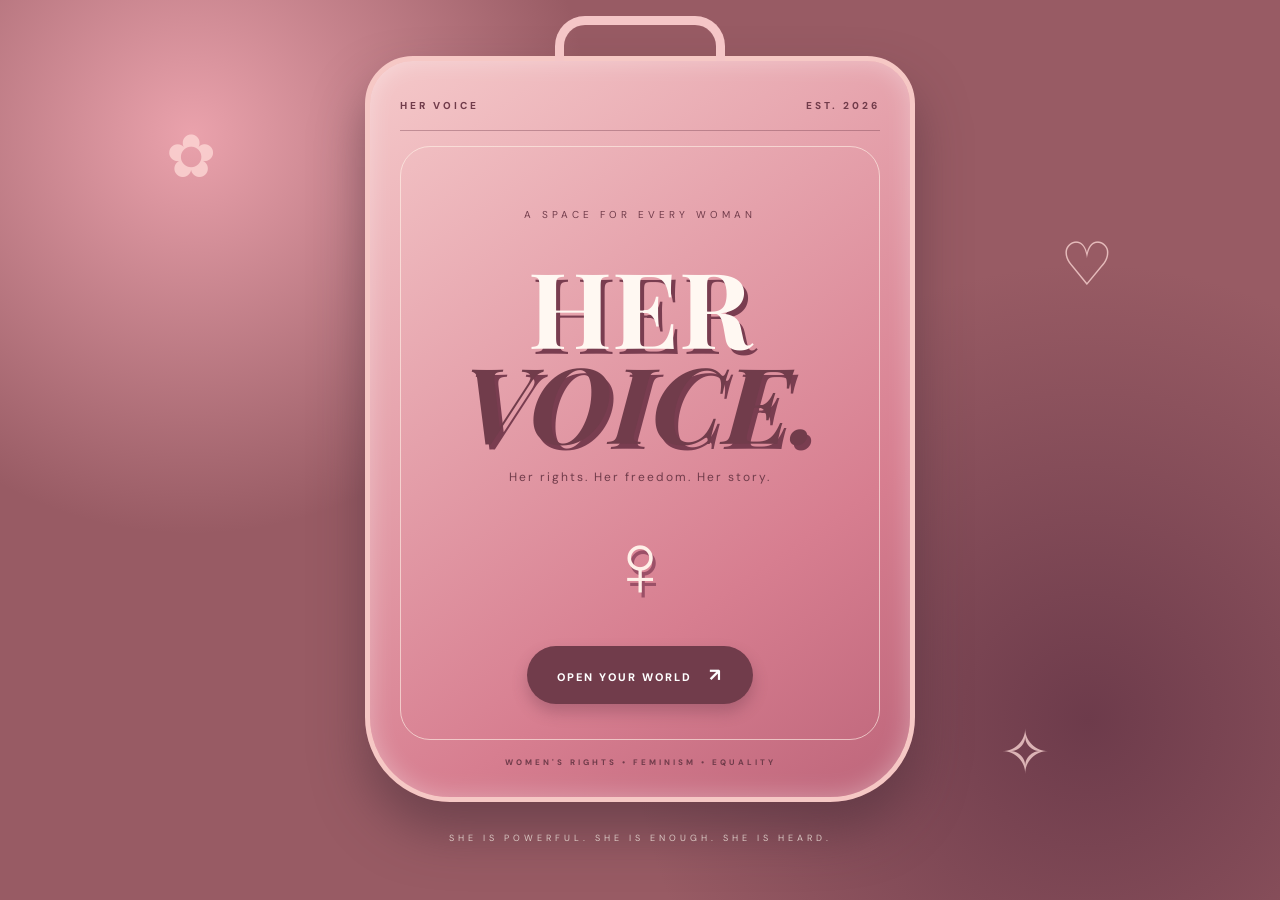
<file: index.html>
<!DOCTYPE html>
<html lang="en">
<head>
  <meta charset="UTF-8">
  <meta name="viewport" content="width=device-width, initial-scale=1.0">
  <title>HER VOICE | Women's Rights & Feminism</title>
  <link rel="stylesheet" href="style.css">
  <link rel="preconnect" href="https://fonts.googleapis.com">
  <link rel="preconnect" href="https://fonts.gstatic.com" crossorigin>
  <link href="https://fonts.googleapis.com/css2?family=DM+Sans:wght@400;500;600;700;800&family=Playfair+Display:wght@500;600;700;800&display=swap" rel="stylesheet">
</head>

<body>

  <!-- PAGE 1: MAKEUP POUCH COVER -->

  <section id="coverScreen" class="screen cover-screen">
    <div class="cover-decoration decoration-one">✿</div>
    <div class="cover-decoration decoration-two">♡</div>
    <div class="cover-decoration decoration-three">✧</div>

    <div class="pouch">
      <div class="pouch-handle"></div>
      <div class="pouch-top">
        <span>HER VOICE</span>
        <span>EST. 2026</span>
      </div>

      <div class="pouch-content">
        <span class="cover-small">A SPACE FOR EVERY WOMAN</span>
        <h1>HER<br><i>VOICE.</i></h1>
        <p>Her rights. Her freedom. Her story.</p>
        <div class="cover-symbol">♀</div>

        <button id="openButton" class="open-button">
          OPEN YOUR WORLD <span>↗</span>
        </button>
      </div>

      <div class="pouch-bottom">
        <span>WOMEN'S RIGHTS • FEMINISM • EQUALITY</span>
      </div>
    </div>

    <p class="cover-footer">SHE IS POWERFUL. SHE IS ENOUGH. SHE IS HEARD.</p>
  </section>


  <!-- PAGE 2: ARCHIVE FILES -->

  <section id="archiveScreen" class="screen archive-screen" hidden>

    <header class="archive-header">
      <div>
        <span class="eyebrow">HER VOICE / PRIVATE COLLECTION</span>
        <h1>THE <i>FILES.</i></h1>
        <p>A collection of stories, rights, voices, and movements.</p>
      </div>

      <button id="backCover" class="back-button">← BACK</button>
    </header>

    <div class="archive-label">
      <span>ARCHIVE COLLECTION</span>
      <span>06 DOCUMENTS / 2026</span>
    </div>

    <div class="folder-stack">

      <button class="folder folder-one" data-file="movement">
        <span class="folder-code">CODE_001 // ARCHIVE</span>
        <strong>THE MOVEMENT</strong>
        <span class="folder-description">Understanding feminism</span>
        <span class="folder-open">↗</span>
      </button>

      <button class="folder folder-two" data-file="rights">
        <span class="folder-code">CODE_002 // RIGHTS</span>
        <strong>HER RIGHTS</strong>
        <span class="folder-description">Equality and freedom</span>
        <span class="folder-open">↗</span>
      </button>

      <button class="folder folder-three" data-file="history">
        <span class="folder-code">CODE_003 // HISTORY</span>
        <strong>THE HISTORY</strong>
        <span class="folder-description">A journey through time</span>
        <span class="folder-open">↗</span>
      </button>

      <button class="folder folder-four" data-file="voices">
        <span class="folder-code">CODE_004 // SIGNAL</span>
        <strong>HER VOICES</strong>
        <span class="folder-description">Women who changed the world</span>
        <span class="folder-open">↗</span>
      </button>

      <button class="folder folder-five" data-file="action">
        <span class="folder-code">CODE_005 // AFTER WORK</span>
        <strong>THE REVOLUTION</strong>
        <span class="folder-description">Be part of the change</span>
        <span class="folder-open">↗</span>
      </button>

      <button class="folder folder-six" data-file="help">
        <span class="folder-code">CODE_006 // SUPPORT</span>
        <strong>FOR HER — THE HELP</strong>
        <span class="folder-description">A safe space and helping hand</span>
        <span class="folder-open">♡</span>
      </button>

    </div>

    <footer class="archive-footer">
      <span>HER VOICE / ARCHIVE SYSTEM</span>
      <span>EVERY STORY DESERVES TO BE HEARD.</span>
    </footer>

  </section>


  <!-- PAGE 3: INDIVIDUAL DASHBOARD -->

  <section id="dashboardScreen" class="screen dashboard-screen" hidden>

    <!-- TOP BAR -->

    <header class="dashboard-header">

      <div class="search-bar">
        <span>⌕</span>
        <input type="text" id="searchInput" placeholder="Search this collection...">
      </div>

      <button class="logo-button" id="dashboardLogo">♀</button>

    </header>


    <!-- HERO PANEL -->

    <main>

      <section class="hero-panel">

        <div class="hero-main">
          <span class="eyebrow">HER VOICE / WOMEN'S RIGHTS COLLECTION</span>

          <h1 id="dashboardTitle">THE MOVEMENT</h1>

          <p id="dashboardSubtitle">HER STORY. HER POWER.</p>

          <div class="hero-symbol" id="heroSymbol">♀</div>
        </div>

        <div class="hero-info">
          <span class="info-label">FEATURED DOCUMENT / 001</span>
          <h2 id="heroInfoTitle">WHAT IS FEMINISM?</h2>
          <p id="heroInfoText"></p>

          <div class="hero-actions">
            <button id="readButton" class="soft-button">
              READ MORE ↗
            </button>

            <button id="exploreButton" class="soft-button">
              EXPLORE FILES →
            </button>

            <button id="weLoveYouButton" class="soft-button" hidden>
              WE LOVE YOU ♡
            </button>
          </div>
        </div>

      </section>


      <!-- NAVIGATION -->

      <nav class="dashboard-nav">

        <button data-section="overview" title="Home">⌂</button>
        <button data-section="topics" title="Collections">▦</button>
        <button data-section="about" title="About">✿</button>
        <button data-section="action" title="Support">♡</button>

      </nav>


      <!-- INFORMATION PANEL -->

      <section class="information-panel">

        <div class="section-heading">
          <span id="informationLabel">THE MOVEMENT / INFORMATION</span>
          <span>✧</span>
        </div>

        <div class="information-grid">

          <article class="information-card">
            <span class="mini-label">01 / OVERVIEW</span>
            <p id="infoLeft"></p>
            <button id="readButtonTwo" class="text-button">
              DISCOVER MORE ↗
            </button>
          </article>

          <article class="information-card second-card">
            <span class="mini-label">02 / PERSPECTIVE</span>
            <p id="infoRight"></p>
            <button id="scrollButton" class="text-button">
              EXPLORE BELOW ↓
            </button>
          </article>

        </div>

      </section>


      <!-- COLLECTION CARDS -->

      <section class="collection-panel" id="collectionPanel">

        <div class="collection-heading">
          <div>
            <span class="eyebrow">EXPLORE THE COLLECTION</span>
            <h2>DISCOVER <i>MORE.</i></h2>
          </div>

          <span class="collection-count">CLICK A FILE ↗</span>
        </div>

        <div class="collection-grid" id="collectionGrid"></div>

      </section>


      <!-- SELECTED INFORMATION -->

      <section class="selected-detail" id="selectedDetail" hidden>

        <div class="detail-top">
          <span>DOCUMENT / FULL DETAILS</span>
          <button id="closeDetail">✕</button>
        </div>

        <h2 id="detailTitle"></h2>
        <p id="detailText"></p>

      </section>


      <!-- FOOTER -->

      <footer class="dashboard-footer">
        <h2>HER VOICE.</h2>
        <p>Her story matters. Her rights matter. Her voice matters.</p>
        <span>MADE WITH PURPOSE ♡</span>
      </footer>

    </main>

    <button id="backArchive" class="floating-back">
      ← BACK TO FILES
    </button>

  </section>


  <script src="script.js"></script>

</body>
</html>
</file>
<file: style.css>
/* ==================================
   HER VOICE — COMPLETE WEBSITE CSS
================================== */

:root {
  --background: #985b64;
  --pink: #df8796;
  --light-pink: #f4c4c7;
  --blush: #f8d9d2;
  --cream: #fff0e7;
  --burgundy: #713c4b;
  --dark: #492b38;
  --white: #fff8f2;
}

* {
  margin: 0;
  padding: 0;
  box-sizing: border-box;
}

html {
  scroll-behavior: smooth;
}

body {
  font-family: 'DM Sans', sans-serif;
  background: var(--background);
  color: var(--dark);
}

button,
input {
  font: inherit;
}

button {
  cursor: pointer;
  border: none;
}

button:focus-visible,
input:focus-visible {
  outline: 3px solid var(--burgundy);
  outline-offset: 4px;
}

[hidden] {
  display: none !important;
}

.screen {
  min-height: 100vh;
  animation: pageAppear .65s ease;
}

@keyframes pageAppear {
  from {
    opacity: 0;
    transform: translateY(12px);
  }
  to {
    opacity: 1;
    transform: translateY(0);
  }
}


/* ==================================
   PAGE 1 — MAKEUP POUCH
================================== */

.cover-screen {
  min-height: 100vh;
  padding: 55px 20px;
  display: flex;
  flex-direction: column;
  align-items: center;
  justify-content: center;
  position: relative;
  overflow: hidden;
  background:
    radial-gradient(circle at 15% 15%, #eaa2ac 0, transparent 30%),
    radial-gradient(circle at 85% 80%, #6d3b4b 0, transparent 35%),
    var(--background);
}

.pouch {
  width: min(550px, 94vw);
  min-height: 620px;
  position: relative;
  background: linear-gradient(145deg, #f5c9ca, #d77e90 70%, #bd657a);
  border: 5px solid #f6c8c5;
  border-radius: 48px 48px 85px 85px;
  box-shadow:
    0 30px 50px #482b3780,
    inset 0 0 25px #ffffff55;
  padding: 30px;
}

.pouch-handle {
  width: 170px;
  height: 45px;
  border: 9px solid #f5c6c7;
  border-bottom: none;
  border-radius: 30px 30px 0 0;
  position: absolute;
  top: -45px;
  left: 50%;
  transform: translateX(-50%);
}

.pouch-top,
.pouch-bottom {
  display: flex;
  justify-content: space-between;
  align-items: center;
  color: var(--burgundy);
  font-size: 10px;
  font-weight: 800;
  letter-spacing: 3px;
}

.pouch-top {
  padding: 8px 0 18px;
  border-bottom: 1px solid #713c4b60;
}

.pouch-content {
  min-height: 490px;
  border: 1px solid #fff2e8a0;
  border-radius: 30px;
  margin-top: 15px;
  padding: 55px 25px 35px;
  text-align: center;
  position: relative;
  overflow: hidden;
}

.cover-small {
  color: var(--burgundy);
  font-size: 10px;
  letter-spacing: 4px;
}

.pouch-content h1 {
  font-family: 'Playfair Display', serif;
  font-size: clamp(65px, 14vw, 105px);
  line-height: .9;
  color: var(--white);
  text-shadow: 4px 5px 0 #793d50;
  margin-top: 35px;
}

.pouch-content h1 i {
  color: var(--burgundy);
}

.pouch-content p {
  color: var(--burgundy);
  letter-spacing: 2px;
  font-size: 12px;
  margin-top: 22px;
}

.cover-symbol {
  font-size: 90px;
  color: #fff0e8;
  margin: 22px 0;
  text-shadow: 3px 5px 0 #9b5067;
}

.open-button {
  background: var(--burgundy);
  color: white;
  padding: 17px 30px;
  border-radius: 30px;
  letter-spacing: 2px;
  font-size: 11px;
  font-weight: 800;
  box-shadow: 0 8px 15px #66374855;
  transition: .3s;
}

.open-button:hover {
  transform: translateY(-5px);
  background: #542d3b;
}

.open-button span {
  margin-left: 12px;
  font-size: 18px;
}

.pouch-bottom {
  justify-content: center;
  margin-top: 17px;
  font-size: 8px;
}

.cover-decoration {
  position: absolute;
  color: #ffdbd8;
  font-size: 60px;
  opacity: .75;
  animation: float 4s ease-in-out infinite;
}

.decoration-one {
  top: 13%;
  left: 13%;
}

.decoration-two {
  right: 13%;
  top: 25%;
}

.decoration-three {
  bottom: 12%;
  right: 18%;
}

@keyframes float {
  0%, 100% { transform: translateY(0) rotate(0); }
  50% { transform: translateY(-15px) rotate(12deg); }
}

.cover-footer {
  color: var(--cream);
  font-size: 9px;
  letter-spacing: 4px;
  margin-top: 30px;
  text-align: center;
}


/* ==================================
   PAGE 2 — ARCHIVE
================================== */

.archive-screen {
  padding: 55px 5%;
  background:
    radial-gradient(circle at top right, #e8a2ac55, transparent 35%),
    var(--background);
  color: var(--cream);
  overflow: hidden;
}

.archive-header {
  max-width: 1100px;
  margin: auto;
  display: flex;
  justify-content: space-between;
  align-items: center;
  gap: 20px;
}

.eyebrow {
  display: block;
  font-size: 9px;
  font-weight: 800;
  letter-spacing: 3px;
  color: #ffe0dc;
}

.archive-header h1 {
  font-family: 'Playfair Display', serif;
  font-size: clamp(50px, 9vw, 85px);
  line-height: 1.1;
  margin-top: 12px;
}

.archive-header h1 i {
  color: #f5c4c5;
}

.archive-header p {
  font-size: 12px;
  color: #ffe6e2;
  margin-top: 12px;
}

.back-button {
  padding: 13px 22px;
  border: 1px solid #f8d9d2;
  background: transparent;
  color: white;
  border-radius: 30px;
  font-size: 10px;
  letter-spacing: 2px;
  transition: .3s;
}

.back-button:hover {
  background: var(--cream);
  color: var(--burgundy);
}

.archive-label {
  max-width: 1100px;
  margin: 75px auto 20px;
  display: flex;
  justify-content: space-between;
  border-bottom: 1px solid #f7d5ce80;
  padding-bottom: 12px;
  font-size: 9px;
  letter-spacing: 3px;
}

.folder-stack {
  position: relative;
  max-width: 1050px;
  height: 540px;
  margin: 0 auto;
  perspective: 1000px;
}

.folder {
  position: absolute;
  top: 0;
  height: 480px;
  width: 21%;
  border: 2px solid #f6c6c7;
  border-radius: 8px 8px 14px 14px;
  box-shadow: 8px 12px 18px #512c3960;
  text-align: left;
  padding: 22px 15px;
  transform-origin: bottom center;
  transition: .4s ease;
  overflow: hidden;
}

.folder::before {
  content: "";
  position: absolute;
  top: -1px;
  left: 0;
  width: 75%;
  height: 42px;
  border-radius: 0 0 12px 0;
  background: #ffffff25;
}

.folder:hover {
  transform: translateY(-35px) rotate(0deg);
  z-index: 10;
  box-shadow: 10px 25px 30px #512c3970;
}

.folder-code {
  display: block;
  position: relative;
  writing-mode: vertical-rl;
  font-size: 9px;
  font-weight: 800;
  letter-spacing: 2px;
  margin: 15px auto;
}

.folder strong {
  display: block;
  position: relative;
  writing-mode: vertical-rl;
  font-family: 'Playfair Display', serif;
  font-size: clamp(17px, 2.3vw, 27px);
  margin: 15px auto;
}

.folder-description {
  display: none;
}

.folder-open {
  position: absolute;
  bottom: 15px;
  right: 13px;
  font-size: 25px;
}

.folder-one {
  left: 0;
  background: #d98291;
  color: #fff1e9;
  z-index: 6;
  transform: rotate(-2deg);
}

.folder-two {
  left: 16%;
  background: #f3c1c3;
  color: #713c4b;
  z-index: 5;
  transform: rotate(1deg);
}

.folder-three {
  left: 32%;
  background: #b96d7c;
  color: #fff0e8;
  z-index: 4;
  transform: rotate(-1deg);
}

.folder-four {
  left: 48%;
  background: #693b4d;
  color: #ffe8df;
  z-index: 3;
  transform: rotate(2deg);
}

.folder-five {
  left: 64%;
  background: #e6a0a7;
  color: #713c4b;
  z-index: 2;
  transform: rotate(-2deg);
}

.folder-six {
  left: 80%;
  background: #f8d9d2;
  color: #783d4c;
  z-index: 1;
  transform: rotate(2deg);
  width: 20%;
}

.archive-footer {
  max-width: 1100px;
  margin: 25px auto 0;
  padding-top: 18px;
  border-top: 1px solid #f7d5ce80;
  display: flex;
  justify-content: space-between;
  gap: 15px;
  font-size: 9px;
  letter-spacing: 2px;
}


/* ==================================
   PAGE 3 — DASHBOARD
================================== */

.dashboard-screen {
  padding: 35px 5%;
  background:
    radial-gradient(circle at 90% 10%, #f0a5b055, transparent 30%),
    var(--background);
  color: var(--dark);
}

.dashboard-header {
  max-width: 1100px;
  margin: 0 auto 30px;
  display: flex;
  align-items: center;
  justify-content: space-between;
  gap: 15px;
}

.search-bar {
  display: flex;
  align-items: center;
  gap: 12px;
  background: #d9798d;
  border: 2px solid #ffcfd0;
  border-radius: 40px;
  padding: 13px 20px;
  width: min(600px, 80%);
  box-shadow: 5px 7px 12px #552d3b55;
  color: white;
}

.search-bar span {
  font-size: 24px;
}

.search-bar input {
  width: 100%;
  outline: none;
  border: none;
  background: transparent;
  color: white;
  font-size: 13px;
}

.search-bar input::placeholder {
  color: #fff1ed;
}

.logo-button {
  width: 60px;
  height: 60px;
  border-radius: 18px;
  background: #df8796;
  color: white;
  font-size: 32px;
  box-shadow: 5px 7px 12px #552d3b55;
}

.hero-panel,
.information-panel,
.collection-panel {
  max-width: 1100px;
  margin: 0 auto 55px;
  position: relative;
  border-radius: 38px;
  background: linear-gradient(135deg, #ed9eaa, #d87c90);
  border: 2px solid #f7c7c7;
  box-shadow: 0 20px 30px #542d3c70;
}

.hero-panel {
  min-height: 390px;
  padding: 55px 40px;
  display: grid;
  grid-template-columns: 1fr 1fr;
  gap: 30px;
  align-items: center;
  overflow: hidden;
}

.hero-main {
  position: relative;
}

.hero-main h1 {
  font-family: 'Playfair Display', serif;
  font-size: clamp(35px, 6vw, 65px);
  line-height: 1.05;
  color: var(--cream);
  text-shadow: 3px 4px 0 #854257;
  margin: 25px 0 15px;
  overflow-wrap: anywhere;
}

.hero-main > p {
  color: #713c4b;
  letter-spacing: 4px;
  font-size: 11px;
  font-weight: 800;
}

.hero-symbol {
  font-size: 120px;
  color: #fff1e7;
  text-shadow: 5px 6px 0 #a6536a;
  margin-top: 15px;
}

.hero-info {
  position: relative;
  padding: 32px;
  border: 2px solid #fbd6d2;
  border-radius: 28px 28px 28px 5px;
  background: #713c4b;
  color: white;
  box-shadow: 8px 10px 15px #542d3c55;
}

.info-label,
.mini-label {
  font-size: 9px;
  letter-spacing: 2px;
  color: #f7c5c6;
  font-weight: 800;
}

.hero-info h2 {
  font-family: 'Playfair Display', serif;
  font-size: 25px;
  margin: 16px 0;
  color: #fff0e7;
}

.hero-info p {
  font-size: 12px;
  line-height: 1.8;
  color: #ffe4df;
}

.hero-actions {
  display: flex;
  flex-wrap: wrap;
  gap: 10px;
  margin-top: 25px;
}

.soft-button {
  padding: 13px 17px;
  border-radius: 25px;
  color: #713c4b;
  background: #ffe3dd;
  font-size: 9px;
  font-weight: 800;
  letter-spacing: 1px;
  transition: .3s;
}

.soft-button:hover {
  transform: translateY(-4px);
  background: white;
}


/* DASHBOARD NAVIGATION */

.dashboard-nav {
  max-width: 450px;
  margin: -78px auto 65px;
  position: relative;
  z-index: 5;
  display: flex;
  justify-content: center;
  gap: 12px;
}

.dashboard-nav button {
  width: 57px;
  height: 57px;
  border-radius: 13px;
  background: #ffe3dd;
  color: #713c4b;
  font-size: 25px;
  box-shadow: 0 8px 12px #512c3960;
  transition: .3s;
}

.dashboard-nav button:hover {
  transform: translateY(-7px);
  background: white;
}


/* INFORMATION PANELS */

.information-panel {
  padding: 30px;
  background: #d98291;
}

.section-heading {
  display: flex;
  justify-content: space-between;
  padding: 0 15px 20px;
  color: white;
  font-size: 10px;
  letter-spacing: 3px;
  font-weight: 800;
}

.information-grid {
  display: grid;
  grid-template-columns: 1fr 1fr;
  gap: 18px;
}

.information-card {
  background: #ffe5df;
  border: 1px solid white;
  border-radius: 25px 25px 25px 5px;
  padding: 28px;
  min-height: 225px;
}

.second-card {
  background: #f9d4d1;
  margin-top: 25px;
}

.information-card p {
  font-size: 12px;
  line-height: 1.9;
  color: #70404e;
  margin-top: 17px;
}

.text-button {
  color: #713c4b;
  background: transparent;
  border-bottom: 1px solid #713c4b;
  font-size: 10px;
  font-weight: 800;
  margin-top: 20px;
  padding-bottom: 5px;
}


/* COLLECTION GRID */

.collection-panel {
  padding: 40px;
  background: #d98291;
}

.collection-heading {
  display: flex;
  justify-content: space-between;
  align-items: end;
  gap: 15px;
  margin-bottom: 30px;
}

.collection-heading h2 {
  font-family: 'Playfair Display', serif;
  font-size: 35px;
  color: white;
  margin-top: 10px;
}

.collection-heading h2 i {
  color: #713c4b;
}

.collection-count {
  font-size: 9px;
  color: white;
  letter-spacing: 2px;
}

.collection-grid {
  display: grid;
  grid-template-columns: repeat(2, 1fr);
  gap: 20px;
}

.collection-card {
  min-height: 180px;
  position: relative;
  text-align: left;
  padding: 22px;
  border: 2px solid #ffe4df;
  border-radius: 20px 20px 20px 5px;
  background: #713c4b;
  color: white;
  box-shadow: 5px 9px 15px #542d3c55;
  transition: .3s;
}

.collection-card:hover {
  transform: translateY(-8px);
  background: #542d3c;
}

.card-number {
  display: block;
  color: #f8c7c7;
  font-size: 9px;
  letter-spacing: 2px;
}

.card-symbol {
  display: block;
  color: #ffcbd0;
  font-size: 35px;
  margin: 20px 0 12px;
}

.collection-card strong {
  font-family: 'Playfair Display', serif;
  font-size: 19px;
  display: block;
  padding-right: 25px;
}

.card-arrow {
  position: absolute;
  right: 18px;
  bottom: 18px;
  background: #ffd9d7;
  color: #713c4b;
  border-radius: 10px;
  width: 35px;
  height: 35px;
  display: grid;
  place-items: center;
  font-size: 20px;
}

.emergency-card {
  background: #693b4d;
}

.emergency-card:hover {
  background: #542d3c;
}


/* SELECTED DETAIL */

.selected-detail {
  max-width: 1100px;
  margin: -20px auto 55px;
  padding: 35px;
  border: 2px solid white;
  border-radius: 28px;
  background: #ffe5df;
  box-shadow: 0 15px 25px #542d3c55;
}

.detail-top {
  display: flex;
  justify-content: space-between;
  color: #9d596a;
  font-size: 10px;
  letter-spacing: 2px;
  font-weight: 800;
}

.detail-top button {
  color: #713c4b;
  background: transparent;
  font-size: 20px;
}

.selected-detail h2 {
  font-family: 'Playfair Display', serif;
  font-size: 30px;
  color: #713c4b;
  margin: 25px 0 15px;
}

.selected-detail p {
  color: #713c4b;
  font-size: 14px;
  line-height: 2;
}

#phoneLink {
  display: inline-block;
  margin-top: 20px;
  text-decoration: none;
}


/* FOOTER */

.dashboard-footer {
  text-align: center;
  color: #ffe6df;
  padding: 30px 10px 90px;
}

.dashboard-footer h2 {
  font-family: 'Playfair Display', serif;
  font-size: 35px;
  letter-spacing: 4px;
}

.dashboard-footer p {
  font-size: 12px;
  margin: 12px 0;
}

.dashboard-footer span {
  font-size: 9px;
  letter-spacing: 3px;
}

.floating-back {
  position: fixed;
  bottom: 20px;
  right: 20px;
  z-index: 20;
  border-radius: 30px;
  padding: 13px 20px;
  background: #ffe3dd;
  color: #713c4b;
  font-size: 10px;
  font-weight: 800;
  box-shadow: 0 5px 15px #492b3860;
}

.floating-back:hover {
  background: white;
}


/* ==================================
   RESPONSIVE DESIGN
================================== */

@media (max-width: 750px) {

  .archive-screen,
  .dashboard-screen {
    padding: 30px 18px;
  }

  .archive-header {
    align-items: flex-start;
  }

  .archive-header h1 {
    font-size: 48px;
  }

  .archive-header p {
    max-width: 220px;
    line-height: 1.7;
  }

  .archive-label {
    margin-top: 45px;
    font-size: 8px;
  }

  .folder-stack {
    height: auto;
    display: grid;
    grid-template-columns: repeat(2, minmax(0, 1fr));
    gap: 15px;
    perspective: none;
  }

  .folder,
  .folder-six {
    position: relative;
    left: auto;
    top: auto;
    width: 100%;
    height: 220px;
    padding: 15px;
    transform: none;
  }

  .folder:hover {
    transform: translateY(-6px);
  }

  .folder strong {
    writing-mode: horizontal-tb;
    font-size: 17px;
    margin: 35px 0 10px;
  }

  .folder-code {
    writing-mode: horizontal-tb;
    font-size: 8px;
    margin: 0;
  }

  .folder-description {
    display: block;
    font-size: 9px;
    line-height: 1.5;
  }

  .archive-footer {
    flex-direction: column;
    line-height: 1.8;
    margin-top: 30px;
  }

  .hero-panel {
    grid-template-columns: 1fr;
    padding: 30px 20px;
    gap: 15px;
  }

  .hero-symbol {
    font-size: 75px;
  }

  .hero-info {
    padding: 23px;
  }

  .dashboard-nav {
    margin: 20px auto 40px;
  }

  .information-panel,
  .collection-panel {
    padding: 20px;
    border-radius: 25px;
  }

  .information-grid {
    grid-template-columns: 1fr;
  }

  .second-card {
    margin-top: 0;
  }

  .collection-heading {
    align-items: flex-start;
    flex-direction: column;
  }

  .collection-grid {
    grid-template-columns: 1fr;
  }

  .collection-card {
    min-height: 155px;
  }

  .dashboard-header {
    gap: 10px;
  }

  .search-bar {
    width: 100%;
  }

  .logo-button {
    flex-shrink: 0;
  }

  .floating-back {
    right: 12px;
    bottom: 12px;
  }

}

@media (max-width: 400px) {

  .folder-stack {
    grid-template-columns: 1fr;
  }

  .folder,
  .folder-six {
    height: 180px;
  }

  .pouch {
    min-height: 560px;
    padding: 20px;
  }

  .pouch-content {
    min-height: 445px;
    padding: 45px 15px 25px;
  }

  .cover-footer {
    font-size: 8px;
    line-height: 1.8;
  }

}
</file>
